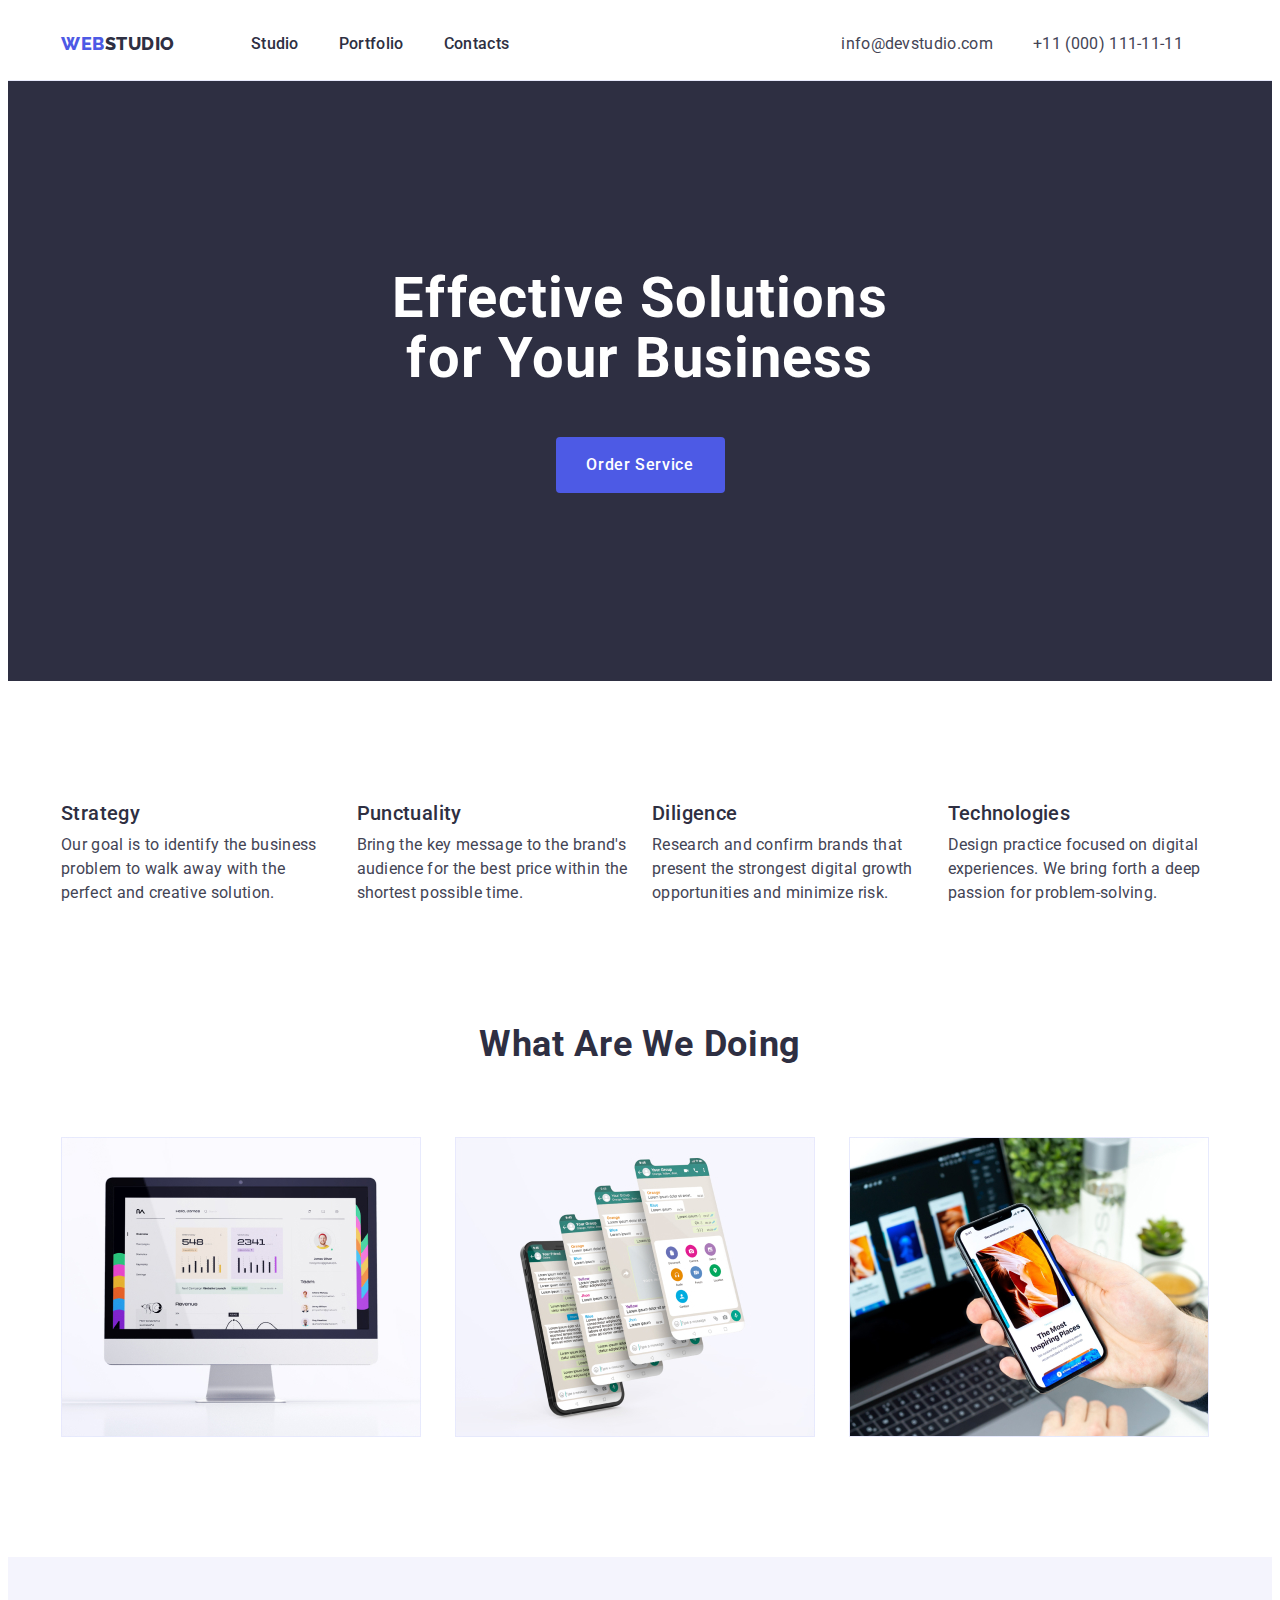
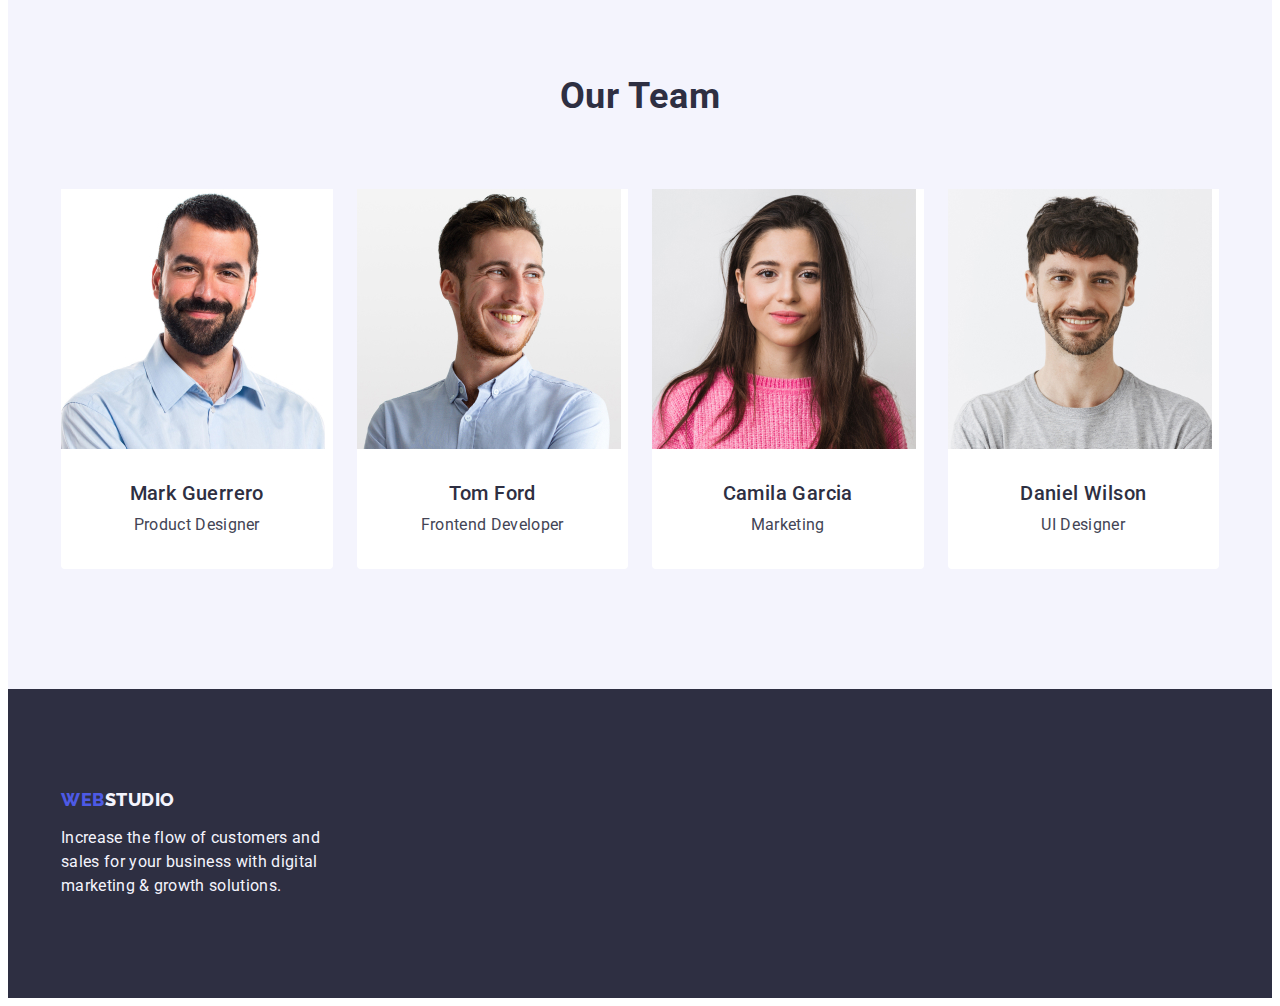
<file: index.html>
<!DOCTYPE html>
<html lang="en">
  <head>
    <meta charset="UTF-8" />
    <meta name="viewport" content="width=device-width, initial-scale=1.0" />
    <title>Студія</title>
    <link
      rel="stylesheet"
      href="https://cdnjs.cloudflare.com/ajax/libs/modern-normalize/2.0.0/modern-normalize.min.css"
      integrity="sha512-4xo8blKMVCiXpTaLzQSLSw3KFOVPWhm/TRtuPVc4WG6kUgjH6J03IBuG7JZPkcWMxJ5huwaBpOpnwYElP/m6wg=="
      crossorigin="anonymous"
      referrerpolicy="no-referrer"
    />
    <link rel="stylesheet" href="./css/styles.css" />
    <link rel="preconnect" href="https://fonts.googleapis.com" />
    <link rel="preconnect" href="https://fonts.gstatic.com" crossorigin />
    <link
      href="https://fonts.googleapis.com/css2?family=Raleway:wght@800&family=Roboto:wght@400;500;700;900&display=swap"
      rel="stylesheet"
    />
  </head>
  <body>
    <!-- Header  -->
    <header class="header">
      <div class="header-container container">
        <nav class="header-nav">
          <!-- Logo -->
          <a class="logo link" href="./index.html"
            >Web<span class="logo-studio">Studio</span></a
          >
          <!-- Links -->
          <ul class="list">
            <li><a href="./index.html" class="list-item link">Studio</a></li>
            <li>
              <a href="./portfolio.html" class="list-item link">Portfolio</a>
            </li>
            <li><a href="" class="list-item link">Contacts</a></li>
          </ul>
        </nav>
        <!-- Address -->
        <address class="address">
          <ul class="list">
            <li>
              <a class="list link" href="mailto:info@devstudio.com"
                >info@devstudio.com</a
              >
            </li>
            <li>
              <a class="list link" href="tel:+110001111111"
                >+11 (000) 111-11-11</a
              >
            </li>
          </ul>
        </address>
      </div>
    </header>
    <!-- Main content -->
    <main class="main">
      <section class="main-title">
        <div class="container">
          <h1 class="main-text">Effective Solutions for Your Business</h1>
          <button type="button" class="main-button">Order Service</button>
        </div>
      </section>
      <section class="main-purposes-list">
        <div class="container">
          <h2 class="visually-hidden"></h2>
          <ul class="purposes-list list">
            <li class="purposes-list-item">
              <h3 class="list-title">Strategy</h3>
              <p class="list-description">
                Our goal is to identify the business problem to walk away with
                the perfect and creative solution.
              </p>
            </li>
            <li class="purposes-list-item">
              <h3 class="list-title">Punctuality</h3>
              <p class="list-description">
                Bring the key message to the brand's audience for the best price
                within the shortest possible time.
              </p>
            </li>
            <li class="purposes-list-item">
              <h3 class="list-title">Diligence</h3>
              <p class="list-description">
                Research and confirm brands that present the strongest digital
                growth opportunities and minimize risk.
              </p>
            </li>
            <li class="purposes-list-item">
              <h3 class="list-title">Technologies</h3>
              <p class="list-description">
                Design practice focused on digital experiences. We bring forth a
                deep passion for problem-solving.
              </p>
            </li>
          </ul>
        </div>
      </section>
      <!-- What Are We Doing -->
      <section class="image">
        <div class="container">
          <h2 class="image-text">What are we doing</h2>
          <ul class="image-list list">
            <li class="image-list-item">
              <img
                class="work-image-1"
                src="./images/img1.jpg"
                alt="monitor"
                width="360"
                height="300"
              />
            </li>
            <li class="image-list-item">
              <img
                class="work-image-2"
                src="./images/img2.jpg"
                alt="phone-1"
                width="360"
                height="300"
              />
            </li>
            <li class="image-list-item">
              <img
                class="work-image-3"
                src="./images/img3.jpg"
                alt="phone-2"
                width="360"
                height="300"
              />
            </li>
          </ul>
        </div>
      </section>
      <!-- Our Team -->
      <section class="team">
        <div class="container">
          <h2 class="team-text">Our Team</h2>
          <ul class="team-list list">
            <li class="team-members">
              <img
                src="./images/mark.jpg"
                alt="photo-mark"
                width="264"
                height="260"
              />
              <div class="container-member">
                <h3 class="member-name">Mark Guerrero</h3>
                <p class="member-position list-description">Product Designer</p>
              </div>
            </li>
            <li class="team-members">
              <img
                src="./images/tom.jpg"
                alt="photo-tom"
                width="264"
                height="260"
              />
              <div class="container-member">
                <h3 class="member-name">Tom Ford</h3>
                <p class="member-position list-description">
                  Frontend Developer
                </p>
              </div>
            </li>
            <li class="team-members">
              <img
                src="./images/camila.jpg"
                alt="photo-camila"
                width="264"
                height="260"
              />
              <div class="container-member">
                <h3 class="member-name">Camila Garcia</h3>
                <p class="member-position list-description">Marketing</p>
              </div>
            </li>
            <li class="team-members">
              <img
                src="./images/daniel.jpg"
                alt="photo-daniel"
                width="264"
                height="260"
              />
              <div class="container-member">
                <h3 class="member-name">Daniel Wilson</h3>
                <p class="member-position list-description">UI Designer</p>
              </div>
            </li>
          </ul>
        </div>
      </section>
    </main>
    <!-- Footer -->
    <footer class="footer">
      <div class="container">
        <a class="footer-logo link" href="./index.html"
          >Web<span class="footer-logo-studio">Studio</span></a
        >
        <p class="footer-text">
          Increase the flow of customers and sales for your business with
          digital marketing & growth solutions.
        </p>
      </div>
    </footer>
  </body>
</html>
</file>
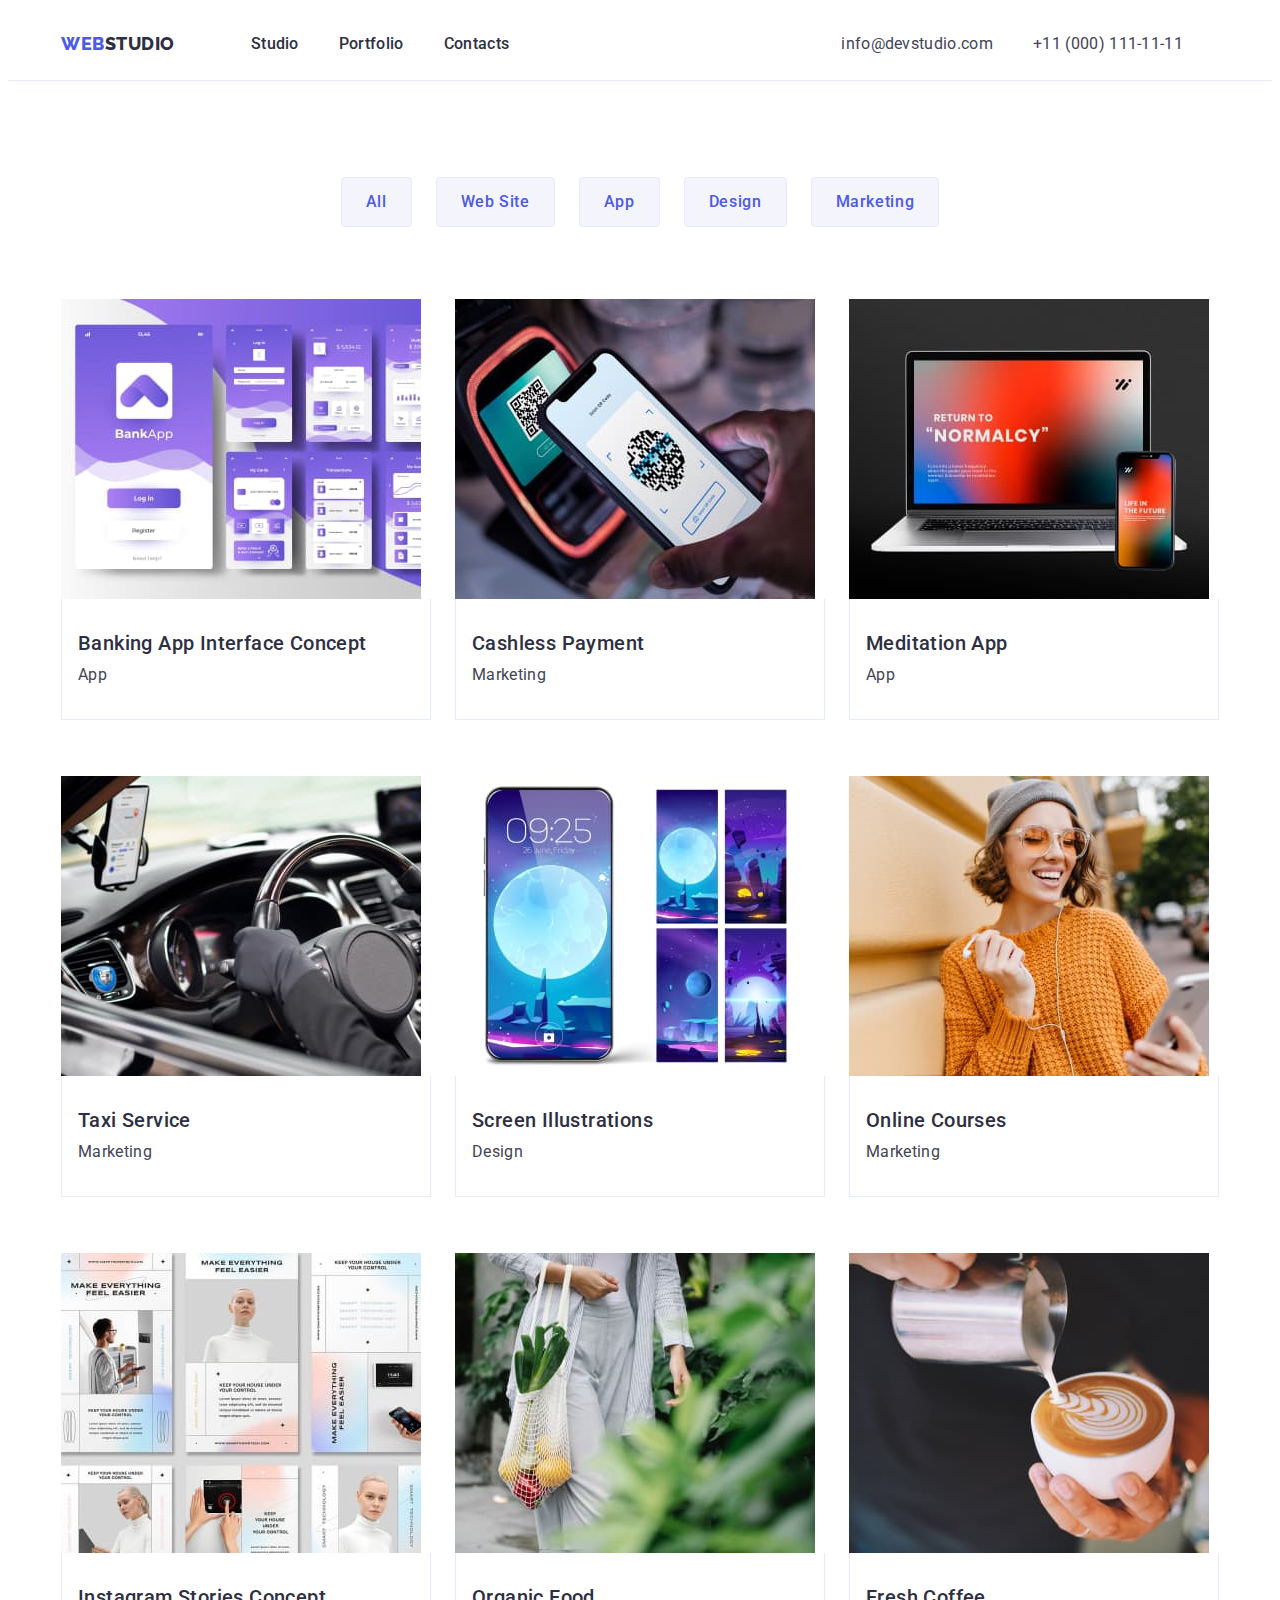
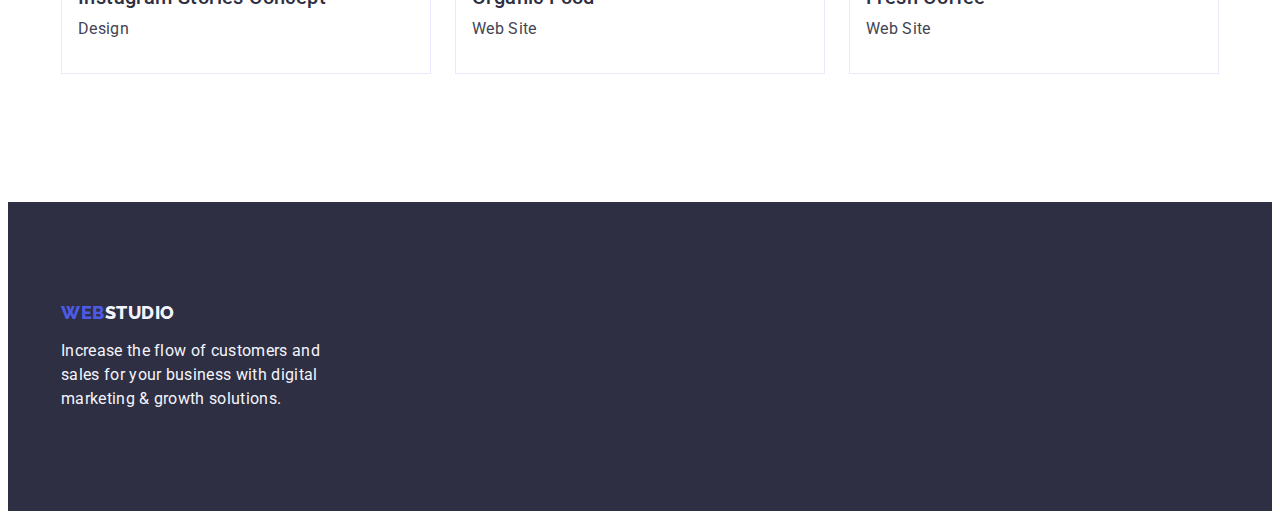
<file: portfolio.html>
<!DOCTYPE html>
<html lang="en">
  <head>
    <meta charset="UTF-8" />
    <meta name="viewport" content="width=device-width, initial-scale=1.0" />
    <title>Portfolio</title>
    <link
      rel="stylesheet"
      href="https://cdnjs.cloudflare.com/ajax/libs/modern-normalize/2.0.0/modern-normalize.min.css"
      integrity="sha512-4xo8blKMVCiXpTaLzQSLSw3KFOVPWhm/TRtuPVc4WG6kUgjH6J03IBuG7JZPkcWMxJ5huwaBpOpnwYElP/m6wg=="
      crossorigin="anonymous"
      referrerpolicy="no-referrer"
    />
    <link rel="stylesheet" href="./css/styles.css" />
    <link rel="preconnect" href="https://fonts.googleapis.com" />
    <link rel="preconnect" href="https://fonts.gstatic.com" crossorigin />
    <link
      href="https://fonts.googleapis.com/css2?family=Raleway:wght@800&family=Roboto:wght@400;500;700;900&display=swap"
      rel="stylesheet"
    />
  </head>
  <body>
    <!-- Header  -->
    <header class="header">
      <div class="header-container container">
        <nav class="header-nav">
          <!-- Logo -->
          <a class="logo link" href="./index.html"
            >Web<span class="logo-studio">Studio</span></a
          >
          <!-- Links -->
          <ul class="list">
            <li><a href="./index.html" class="list-item link">Studio</a></li>
            <li>
              <a href="./portfolio.html" class="list-item link">Portfolio</a>
            </li>
            <li><a href="" class="list-item link">Contacts</a></li>
          </ul>
        </nav>
        <!-- Address -->
        <address class="address">
          <ul class="list">
            <li>
              <a class="list link" href="mailto:info@devstudio.com"
                >info@devstudio.com</a
              >
            </li>
            <li>
              <a class="list link" href="tel:+110001111111"
                >+11 (000) 111-11-11</a
              >
            </li>
          </ul>
        </address>
      </div>
    </header>
    <!-- Main content -->
    <main>
      <section class="pf-main">
        <div class="pf-main-container container">
          <h1 class="visually-hidden">.</h1>
          <ul class="categories-list list">
            <li><button class="button-list" type="button">All</button></li>
            <li><button class="button-list" type="button">Web Site</button></li>
            <li><button class="button-list" type="button">App</button></li>
            <li><button class="button-list" type="button">Design</button></li>
            <li>
              <button class="button-list" type="button">Marketing</button>
            </li>
          </ul>
          <ul class="pf-image-list list">
            <li class="pf-image-list-item">
              <a class="link" href=""
                ><img
                  src="./images/portfolio-image-1.jpg"
                  alt="Banking App Interface Concept"
                  width="360"
                  height="300"
                />
                <div class="pf-image-container">
                  <h2 class="list-title">Banking App Interface Concept</h2>
                  <p class="list-description">App</p>
                </div>
              </a>
            </li>
            <li class="pf-image-list-item">
              <a class="link" href=""
                ><img
                  src="./images/portfolio-image-2.jpg"
                  alt="Cashless Payment"
                  width="360"
                  height="300"
                />
                <div class="pf-image-container">
                  <h2 class="list-title">Cashless Payment</h2>
                  <p class="list-description">Marketing</p>
                </div>
              </a>
            </li>
            <li class="pf-image-list-item">
              <a class="link" href=""
                ><img
                  src="./images/portfolio-image-3.jpg"
                  alt="Meditation App"
                  width="360"
                  height="300"
                />
                <div class="pf-image-container">
                  <h2 class="list-title">Meditation App</h2>
                  <p class="list-description">App</p>
                </div>
              </a>
            </li>
            <li class="pf-image-list-item">
              <a class="link" href=""
                ><img
                  src="./images/portfolio-image-4.jpg"
                  alt="Taxi Service"
                  width="360"
                  height="300"
                />
                <div class="pf-image-container">
                  <h2 class="list-title">Taxi Service</h2>
                  <p class="list-description">Marketing</p>
                </div>
              </a>
            </li>
            <li class="pf-image-list-item">
              <a class="link" href=""
                ><img
                  src="./images/portfolio-image-5.jpg"
                  alt="Screen Illustrations"
                  width="360"
                  height="300"
                />
                <div class="pf-image-container">
                  <h2 class="list-title">Screen Illustrations</h2>
                  <p class="list-description">Design</p>
                </div>
              </a>
            </li>
            <li class="pf-image-list-item">
              <a class="link" href=""
                ><img
                  src="./images/portfolio-image-6.jpg"
                  alt="Online Courses"
                  width="360"
                  height="300"
                />
                <div class="pf-image-container">
                  <h2 class="list-title">Online Courses</h2>
                  <p class="list-description">Marketing</p>
                </div>
              </a>
            </li>
            <li class="pf-image-list-item">
              <a class="link" href=""
                ><img
                  src="./images/portfolio-image-7.jpg"
                  alt="Instagram Stories Concept"
                  width="360"
                  height="300"
                />
                <div class="pf-image-container">
                  <h2 class="list-title">Instagram Stories Concept</h2>
                  <p class="list-description">Design</p>
                </div>
              </a>
            </li>
            <li class="pf-image-list-item">
              <a class="link" href=""
                ><img
                  src="./images/portfolio-image-8.jpg"
                  alt="Organic Food"
                  width="360"
                  height="300"
                />
                <div class="pf-image-container">
                  <h2 class="list-title">Organic Food</h2>
                  <p class="list-description">Web Site</p>
                </div>
              </a>
            </li>
            <li class="pf-image-list-item">
              <a class="link" href=""
                ><img
                  src="./images/portfolio-image-9.jpg"
                  alt="Fresh Coffee"
                  width="360"
                  height="300"
                />
                <div class="pf-image-container">
                  <h2 class="list-title">Fresh Coffee</h2>
                  <p class="list-description">Web Site</p>
                </div>
              </a>
            </li>
          </ul>
        </div>
      </section>
    </main>
    <!-- Footer -->
    <footer class="footer">
      <div class="container">
        <a class="footer-logo link" href="./index.html"
          >Web<span class="footer-logo-studio">Studio</span></a
        >
        <p class="footer-text">
          Increase the flow of customers and sales for your business with
          digital marketing & growth solutions.
        </p>
      </div>
    </footer>
  </body>
</html>
</file>
<file: css/styles.css>
:root {
    --iris: #4D5AE5;
    --navyblue: #2E2F42;
    --anthracite: #434455;
    --white: #FFF;
    --cloud: #F4F4FD;
    --cornflower: #E7E9FC;
    --ocean: #404bbf;
}
img {
    display: block;
}
p,h1,h2,h3,h4,h5,h6,ul {
    margin: 0;
    padding: 0;
}
.container {
    width: 1158px;
    margin: 0 auto;
    padding: 0 15px;
}
.visually-hidden {
    position: absolute;
    width: 1px;
    height: 1px;
    margin: -1px;
    border: 0;
    padding: 0;
    white-space: nowrap;
    clip-path: inset(100%);
    clip: rect(0 0 0 0);
    overflow: hidden;
}
/* Boty */
body {
    font-family: "Roboto",sans-serif;
    color: #434455;
    background-color: #FFFFFF;
}
/* Header */
.header {
    border-bottom: 1px solid #e7e9fc;
}
.header-container {
    display: flex;
    padding: 24px 0 24px;
}
.header-nav {
    display: flex;
    align-items: center;
    margin-right: 332px;
}
.logo {
    color: var(--iris);
        font-family: "Raleway",sans-serif;
        font-size: 18px;
        font-style: normal;
        font-weight: 800;
        line-height: 21px;
        letter-spacing: 0.54px;
        text-transform: uppercase;
        line-height: 1.17;
        text-decoration: none;
        margin-right: 76px;
}
.logo-studio {
    color: var(--navyblue);
}
.list {
    list-style-type: none;
    display: flex;
    gap: 40px;
}
.list-item {
    color: var(--navyblue);
        font-family: Roboto;
        font-size: 16px;
        font-style: normal;
        font-weight: 500;
        line-height: 24px;
        letter-spacing: 0.32px;
        line-height: 1.5;
        text-decoration: none;
        padding: 24px 0 24px;
}
.list:hover {
    color: #404bbf;
}
.list:focus {
    color: #404bbf;
}
.link:hover {
    color: #404bbf;
}
.link:focus {
    color: #404bbf;
}
.address {
    font-style: normal;
    display: flex;
    gap: 40px;
}
.list {
    color: var(--anthracite);
        font-family: Roboto;
        font-size: 16px;
        font-style: normal;
        font-weight: 400;
        line-height: 24px;
        letter-spacing: 0.32px;
        line-height: 1.5;
        text-decoration: none;
}
.link {
    text-decoration: none;
}
/* Main content */
.main-title {
    background: var(--navyblue);
    padding: 188px 0;
}
.main-text {
    color: var(--white);
        text-align: center;
        font-family: Roboto;
        font-size: 56px;
        font-style: normal;
        font-weight: 700;
        line-height: 60px;
        letter-spacing: 1.12px;
        line-height: 1.07;
        max-width: 496px;
        margin: 0 auto;
}
.main-button {
    cursor: pointer;
    background-color: var(--iris);
    color: var(--white);
        font-family:"Roboto", sans-serif;
        font-size: 16px;
        font-style: normal;
        font-weight: 500;
        line-height: 24px;
        letter-spacing: 0.64px;
        line-height: 1.5;
        display: block;
        min-width: 169px;
        height: 56px;
        border: none;
        border-radius: 4px;
        margin: 0 auto;
        margin-top: 48px;
}
.main-button:hover {
    background-color: #404BBF;
}
.main-button:focus {
    background-color: #404BBF;
}
.list-title {
    color: var(--navyblue);
        font-family: Roboto;
        font-size: 20px;
        font-style: normal;
        font-weight: 500;
        line-height: 24px;
        letter-spacing: 0.4px;
        line-height: 1.2;
}
.list-description {
    color: var(--anthracite);
        font-family: Roboto;
        font-size: 16px;
        font-style: normal;
        font-weight: 400;
        line-height: 24px;
        letter-spacing: 0.32px;
        line-height: 1.5;
}
.list-title {
    margin-bottom: 8px;
}
.main-purposes-list {
    padding: 120px 0;
}
.purposes-list {
    display: flex;
    gap: 24px;
}
.purposes-list-item {
    width: calc((100% - 72px) / 4);
}
/* What are we doing */
.image-text {
    color: var(--navyblue);
        text-align: center;
        font-family: Roboto;
        font-size: 36px;
        font-style: normal;
        font-weight: 700;
        line-height: 40px;
        letter-spacing: 0.72px;
        text-transform: capitalize;
        line-height: 1.11;
        margin-bottom: 72px;
}
.image {
    padding-bottom: 120px;
}
.image-list {
    display: flex;
    gap: 24px;
}
.image-list-item {
    width: calc((100% - 48px) / 3);
}
/* Team */
.team {
    background: var(--cloud);
    padding: 120px 0;
}
.team-text {
    color: var(--navyblue);
        text-align: center;
        font-family: Roboto;
        font-size: 36px;
        font-style: normal;
        font-weight: 700;
        line-height: 40px;
        letter-spacing: 0.72px;
        text-transform: capitalize;
        line-height: 1.11;
        margin-bottom: 72px;
}
.team-list {
    display: flex;
    gap: 24px;
}
.member-name {
    color: var(--navyblue);
        text-align: center;
        font-family: Roboto;
        font-size: 20px;
        font-style: normal;
        font-weight: 500;
        line-height: 24px;
        letter-spacing: 0.4px;
        line-height: 1.2;
        text-align: center;
        margin-bottom: 8px;
}
.team-members {
        background-color: var(--white);
        width: calc((100% - 72px) / 4);
        border-radius: 0px 0px 4px 4px;
}
.container-member {
    padding: 32px 0;
}
.member-position {
    text-align: center;
}
/* Footer */
.footer {
    background: var(--navyblue);
    padding: 100px 0;
}
.footer-logo {
    color: var(--iris);
        font-family: "Raleway", sans-serif;
        font-size: 18px;
        font-style: normal;
        font-weight: 800;
        line-height: 21px;
        letter-spacing: 0.54px;
        text-transform: uppercase;
        line-height: 1.17;
        display: inline-block;
        margin-bottom: 16px;
}
.footer-logo-studio {
    color: var(--cloud);
        font-family: "Raleway", sans-serif;
        font-size: 18px;
        font-style: normal;
        font-weight: 800;
        line-height: 21px;
        letter-spacing: 0.54px;
        text-transform: uppercase;
}
.footer-text {
    color: var(--cloud);
        font-family: Roboto;
        font-size: 16px;
        font-style: normal;
        font-weight: 400;
        line-height: 24px;
        letter-spacing: 0.32px;
        line-height: 1.5;
        max-width: 264px;
}
/* Portfolio styles */
.pf-main {
    padding-top: 96px;
    padding-bottom: 120px;
}
.categories-list {
    display: flex;
    justify-content: center;
    gap: 24px;
    margin-bottom: 72px;
}
.button-list {
    cursor: pointer;
    color: var(--iris);
    text-align: center;
    font-family: "Roboto", sans-serif;
    font-size: 16px;
    font-style: normal;
    font-weight: 500;
    line-height: 24px;
    letter-spacing: 0.64px;
    line-height: 1.5;
    background-color: #F4F4FD;
    padding: 12px 24px;
    border: 1px solid #e7e9fc;
    border-radius: 4px;
}
.button-list:hover {
    color: #FFFFFF;
    background-color: #404BBF;
    border: 1px solid transparent;
}

.button-list:focus {
    color: #FFFFFF;
    background-color: #404BBF;
    border: 1px solid transparent;
}
.pf-image-list {
    display: flex;
    flex-wrap: wrap;
    column-gap: 24px;
    row-gap: 48px;
}
.pf-image-list-item {
    width: calc((100% - 48px) / 3);
}
.pf-image-container {
    padding: 32px 16px;
    border: 1px solid #e7e9fc;
    border-top: none;
    margin-bottom: 8px;
}
</file>
